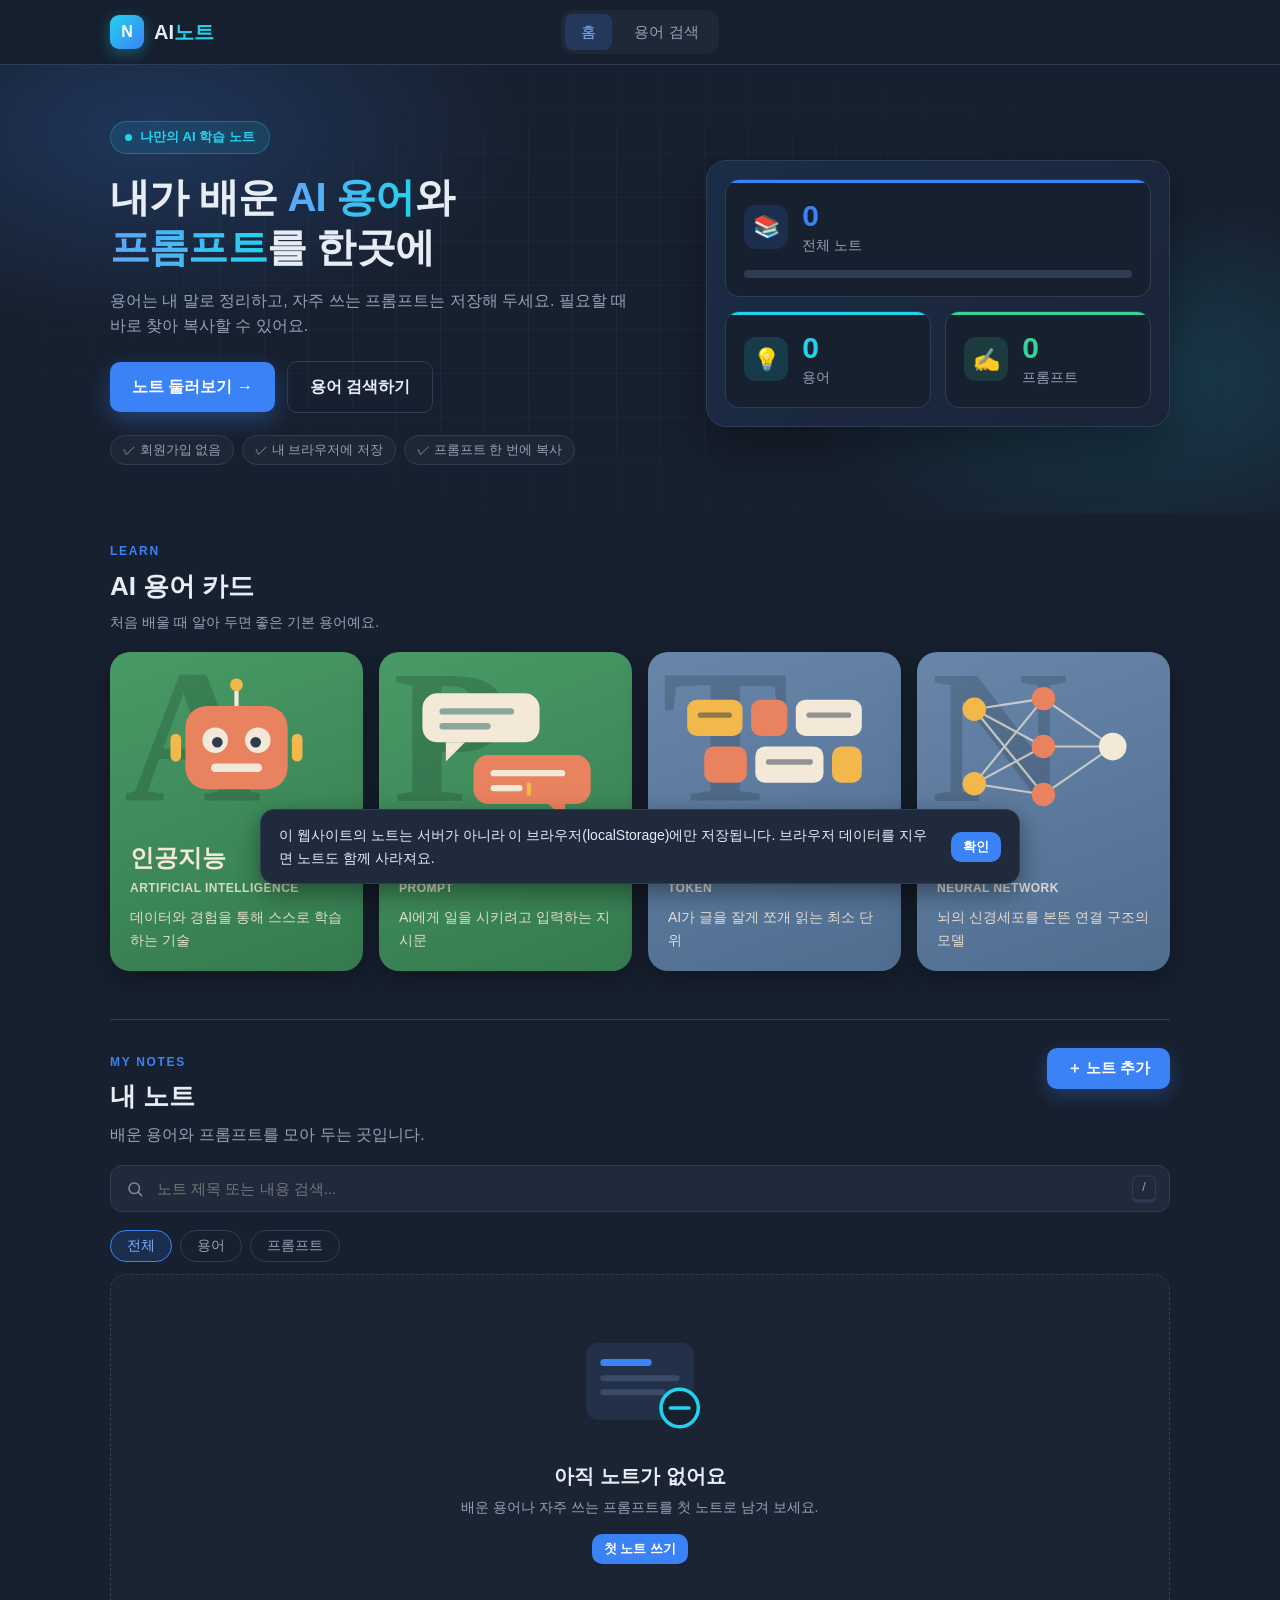
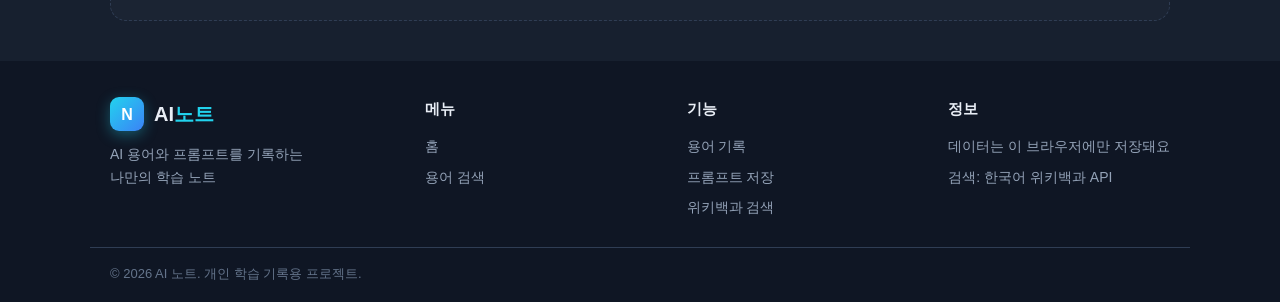
<file: 1030 과제/index.html>
<!DOCTYPE html>
<html lang="ko">
<head>
  <meta charset="UTF-8">
  <meta name="viewport" content="width=device-width, initial-scale=1.0">
  <title>AI 노트</title>
  <link rel="stylesheet" href="css/style.css">
</head>
<body>
  <!-- 상단 바: 왼쪽 로고, 가운데 메뉴 (두 페이지를 오가는 링크) -->
  <header class="topbar">
    <div class="wrap topbar-inner">
      <a href="index.html" class="brand">
        <span class="brand-icon">N</span>
        <span class="brand-name">AI<b>노트</b></span>
      </a>
      <nav class="nav">
        <a href="index.html" class="active">홈</a>
        <a href="search.html">용어 검색</a>
      </nav>
      <span class="topbar-side"></span>
    </div>
  </header>

  <!-- 히어로: 왼쪽 소개 + 검색창, 오른쪽 통계 패널 -->
  <section class="hero">
    <div class="wrap hero-inner">
      <div class="hero-text">
        <span class="eyebrow"><i></i>나만의 AI 학습 노트</span>
        <h1>내가 배운 <em>AI 용어</em>와<br><em>프롬프트</em>를 한곳에</h1>
        <p>용어는 내 말로 정리하고, 자주 쓰는 프롬프트는 저장해 두세요. 필요할 때 바로 찾아 복사할 수 있어요.</p>
        <div class="hero-actions">
          <a href="#notes" class="btn-link primary">노트 둘러보기 →</a>
          <a href="search.html" class="btn-link ghost">용어 검색하기</a>
        </div>
        <!-- 작은 안내 칩 -->
        <ul class="chips">
          <li>✓ 회원가입 없음</li>
          <li>✓ 내 브라우저에 저장</li>
          <li>✓ 프롬프트 한 번에 복사</li>
        </ul>
      </div>

      <!-- 통계 바: 노트를 추가/삭제하면 숫자가 갱신됩니다 -->
      <div class="stats-panel">
        <div class="stat total">
          <span class="stat-icon">📚</span>
          <div><strong id="stat-total">0</strong><span>전체 노트</span></div>
          <!-- 용어/프롬프트 비율을 보여 주는 막대 (notes.js가 너비를 정합니다) -->
          <div class="ratio" title="용어와 프롬프트 비율"><i id="bar-term"></i><i id="bar-prompt"></i></div>
        </div>
        <div class="stat term">
          <span class="stat-icon">💡</span>
          <div><strong id="stat-term">0</strong><span>용어</span></div>
        </div>
        <div class="stat prompt">
          <span class="stat-icon">✍️</span>
          <div><strong id="stat-prompt">0</strong><span>프롬프트</span></div>
        </div>
      </div>
    </div>
  </section>

  <!-- AI 용어 카드: 색 카드 + 큰 글자 + 일러스트(직접 그린 SVG) -->
  <section class="wrap showcase">
    <div class="section-head">
      <span class="section-tag">LEARN</span>
      <h2 class="showcase-title">AI 용어 카드</h2>
      <p>처음 배울 때 알아 두면 좋은 기본 용어예요.</p>
    </div>
    <div class="term-cards">

      <article class="term-card green">
        <span class="big-letter">A</span>
        <svg viewBox="0 0 200 140" role="img" aria-label="로봇 얼굴 일러스트">
          <line x1="100" y1="14" x2="100" y2="32" stroke="#f4e9d8" stroke-width="4"/>
          <circle cx="100" cy="12" r="6" fill="#f2b84b"/>
          <rect x="52" y="32" width="96" height="78" rx="20" fill="#e9825f"/>
          <circle cx="80" cy="64" r="12" fill="#f4e9d8"/><circle cx="120" cy="64" r="12" fill="#f4e9d8"/>
          <circle cx="82" cy="66" r="5" fill="#2d3b4f"/><circle cx="118" cy="66" r="5" fill="#2d3b4f"/>
          <rect x="76" y="86" width="48" height="8" rx="4" fill="#f4e9d8"/>
          <rect x="38" y="58" width="10" height="26" rx="5" fill="#f2b84b"/><rect x="152" y="58" width="10" height="26" rx="5" fill="#f2b84b"/>
        </svg>
        <h3>인공지능</h3>
        <p class="en">Artificial Intelligence</p>
        <p class="desc">데이터와 경험을 통해 스스로 학습하는 기술</p>
      </article>

      <article class="term-card green">
        <span class="big-letter">P</span>
        <svg viewBox="0 0 200 140" role="img" aria-label="말풍선 일러스트">
          <rect x="22" y="20" width="110" height="46" rx="14" fill="#f4e9d8"/>
          <polygon points="44,66 44,84 62,66" fill="#f4e9d8"/>
          <rect x="38" y="34" width="70" height="6" rx="3" fill="#8aa89a"/><rect x="38" y="48" width="48" height="6" rx="3" fill="#8aa89a"/>
          <rect x="70" y="78" width="110" height="46" rx="14" fill="#e9825f"/>
          <polygon points="156,124 156,138 140,124" fill="#e9825f"/>
          <rect x="86" y="92" width="70" height="6" rx="3" fill="#f4e9d8"/><rect x="86" y="106" width="30" height="6" rx="3" fill="#f4e9d8"/>
          <rect x="120" y="104" width="4" height="12" fill="#f2b84b"/>
        </svg>
        <h3>프롬프트</h3>
        <p class="en">Prompt</p>
        <p class="desc">AI에게 일을 시키려고 입력하는 지시문</p>
      </article>

      <article class="term-card blue">
        <span class="big-letter">T</span>
        <svg viewBox="0 0 200 140" role="img" aria-label="토큰 블록 일러스트">
          <rect x="18" y="26" width="52" height="34" rx="9" fill="#f2b84b"/>
          <rect x="78" y="26" width="34" height="34" rx="9" fill="#e9825f"/>
          <rect x="120" y="26" width="62" height="34" rx="9" fill="#f4e9d8"/>
          <rect x="34" y="70" width="40" height="34" rx="9" fill="#e9825f"/>
          <rect x="82" y="70" width="64" height="34" rx="9" fill="#f4e9d8"/>
          <rect x="154" y="70" width="28" height="34" rx="9" fill="#f2b84b"/>
          <rect x="28" y="38" width="32" height="5" rx="2" fill="#2d3b4f" opacity=".5"/>
          <rect x="130" y="38" width="42" height="5" rx="2" fill="#2d3b4f" opacity=".5"/>
          <rect x="92" y="82" width="44" height="5" rx="2" fill="#2d3b4f" opacity=".5"/>
        </svg>
        <h3>토큰</h3>
        <p class="en">Token</p>
        <p class="desc">AI가 글을 잘게 쪼개 읽는 최소 단위</p>
      </article>

      <article class="term-card blue">
        <span class="big-letter">N</span>
        <svg viewBox="0 0 200 140" role="img" aria-label="신경망 일러스트">
          <g stroke="#f4e9d8" stroke-width="2" opacity=".7">
            <line x1="35" y1="35" x2="100" y2="25"/><line x1="35" y1="35" x2="100" y2="70"/><line x1="35" y1="35" x2="100" y2="115"/>
            <line x1="35" y1="105" x2="100" y2="25"/><line x1="35" y1="105" x2="100" y2="70"/><line x1="35" y1="105" x2="100" y2="115"/>
            <line x1="100" y1="25" x2="165" y2="70"/><line x1="100" y1="70" x2="165" y2="70"/><line x1="100" y1="115" x2="165" y2="70"/>
          </g>
          <circle cx="35" cy="35" r="11" fill="#f2b84b"/><circle cx="35" cy="105" r="11" fill="#f2b84b"/>
          <circle cx="100" cy="25" r="11" fill="#e9825f"/><circle cx="100" cy="70" r="11" fill="#e9825f"/><circle cx="100" cy="115" r="11" fill="#e9825f"/>
          <circle cx="165" cy="70" r="13" fill="#f4e9d8"/>
        </svg>
        <h3>신경망</h3>
        <p class="en">Neural network</p>
        <p class="desc">뇌의 신경세포를 본뜬 연결 구조의 모델</p>
      </article>

    </div>
  </section>

  <main class="page-main" id="notes">
    <!-- 목록 머리말: 왼쪽 제목, 오른쪽 추가 버튼 -->
    <div class="page-head">
      <div>
        <span class="section-tag">MY NOTES</span>
        <h2>내 노트</h2>
        <p>배운 용어와 프롬프트를 모아 두는 곳입니다.</p>
      </div>
      <button type="button" id="toggle-form" class="btn">＋ 노트 추가</button>
    </div>

    <!-- 노트 추가 폼 (버튼을 누르면 펼쳐집니다) -->
    <form id="note-form" class="card" hidden>
      <label for="type">종류</label>
      <select id="type">
        <option value="용어">용어</option>
        <option value="프롬프트">프롬프트</option>
      </select>

      <!-- 종류에 따라 라벨 문구가 바뀝니다 (notes.js) -->
      <label for="title" id="title-label">용어 *</label>
      <input type="text" id="title" placeholder="예: 트랜스포머">

      <label for="content" id="content-label">내 말로 정리한 설명 *</label>
      <textarea id="content" rows="4"></textarea>

      <label for="memo">메모</label>
      <input type="text" id="memo" placeholder="참고할 점, 출처 등 (선택)">

      <p id="message" class="message"></p>
      <button type="submit" class="btn">노트 추가</button>
    </form>

    <!-- 검색창: 입력하는 즉시 아래 목록이 걸러집니다 (notes.js) -->
    <div class="searchbar">
      <svg class="searchbar-icon" viewBox="0 0 24 24" width="18" height="18" fill="none" stroke="currentColor" stroke-width="2" stroke-linecap="round"><circle cx="11" cy="11" r="7"/><line x1="16.5" y1="16.5" x2="21" y2="21"/></svg>
      <input type="search" id="note-search" placeholder="노트 제목 또는 내용 검색...">
      <kbd class="searchbar-kbd">/</kbd>
    </div>

    <!-- 필터 버튼 -->
    <div class="filters" id="filters">
      <button class="filter active" data-filter="전체">전체</button>
      <button class="filter" data-filter="용어">용어</button>
      <button class="filter" data-filter="프롬프트">프롬프트</button>
    </div>

    <!-- 노트 목록 -->
    <section id="note-list" class="note-grid"></section>
  </main>

  <!-- 푸터 -->
  <footer class="footer">
    <div class="wrap footer-inner">
      <div class="footer-brand">
        <a href="index.html" class="brand">
          <span class="brand-icon">N</span>
          <span class="brand-name">AI<b>노트</b></span>
        </a>
        <p>AI 용어와 프롬프트를 기록하는<br>나만의 학습 노트</p>
      </div>
      <div class="footer-col">
        <h4>메뉴</h4>
        <a href="index.html">홈</a>
        <a href="search.html">용어 검색</a>
      </div>
      <div class="footer-col">
        <h4>기능</h4>
        <a href="index.html">용어 기록</a>
        <a href="index.html">프롬프트 저장</a>
        <a href="search.html">위키백과 검색</a>
      </div>
      <div class="footer-col">
        <h4>정보</h4>
        <span>데이터는 이 브라우저에만 저장돼요</span>
        <span>검색: 한국어 위키백과 API</span>
      </div>
    </div>
    <p class="copyright">© 2026 AI 노트. 개인 학습 기록용 프로젝트.</p>
  </footer>

  <!-- 하단 안내 배너: 확인을 누르면 사라지고 다시 나오지 않습니다 (notes.js) -->
  <div class="notice" id="notice" hidden>
    <p>이 웹사이트의 노트는 서버가 아니라 이 브라우저(localStorage)에만 저장됩니다. 브라우저 데이터를 지우면 노트도 함께 사라져요.</p>
    <button type="button" id="notice-ok" class="btn small">확인</button>
  </div>

  <script src="js/notes.js"></script>
</body>
</html>
</file>
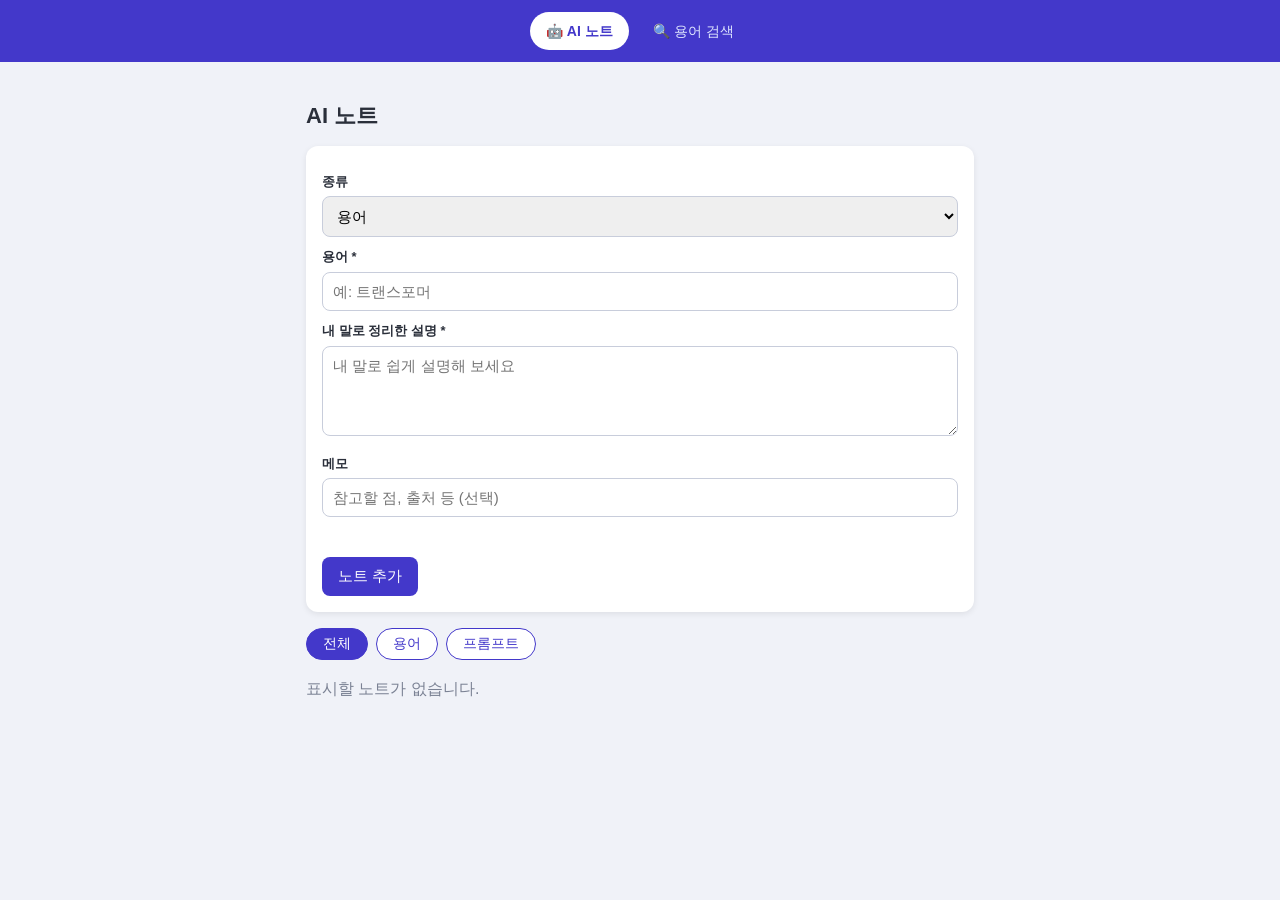
<file: 1030 과제/ai_note/index.html>
<!DOCTYPE html>
<html lang="ko">
<head>
  <meta charset="UTF-8">
  <meta name="viewport" content="width=device-width, initial-scale=1.0">
  <title>AI 노트</title>
  <link rel="stylesheet" href="css/style.css">
</head>
<body>
  <!-- 두 페이지 공통 상단 메뉴 -->
  <nav class="nav">
    <a href="index.html" class="active">🤖 AI 노트</a>
    <a href="search.html">🔍 용어 검색</a>
  </nav>

  <main class="container">
    <h1>AI 노트</h1>

    <!-- 노트 추가 폼 -->
    <form id="note-form" class="card">
      <label for="type">종류</label>
      <select id="type">
        <option value="용어">용어</option>
        <option value="프롬프트">프롬프트</option>
      </select>

      <!-- 종류에 따라 라벨 문구가 바뀝니다 (notes.js) -->
      <label for="title" id="title-label">용어 *</label>
      <input type="text" id="title" placeholder="예: 트랜스포머">

      <label for="content" id="content-label">내 말로 정리한 설명 *</label>
      <textarea id="content" rows="4"></textarea>

      <label for="memo">메모</label>
      <input type="text" id="memo" placeholder="참고할 점, 출처 등 (선택)">

      <p id="message" class="message"></p>
      <button type="submit" class="btn">노트 추가</button>
    </form>

    <!-- 필터 버튼 -->
    <div class="filters" id="filters">
      <button class="filter active" data-filter="전체">전체</button>
      <button class="filter" data-filter="용어">용어</button>
      <button class="filter" data-filter="프롬프트">프롬프트</button>
    </div>

    <!-- 노트 목록 -->
    <section id="note-list"></section>
  </main>

  <script src="js/notes.js"></script>
</body>
</html>
</file>
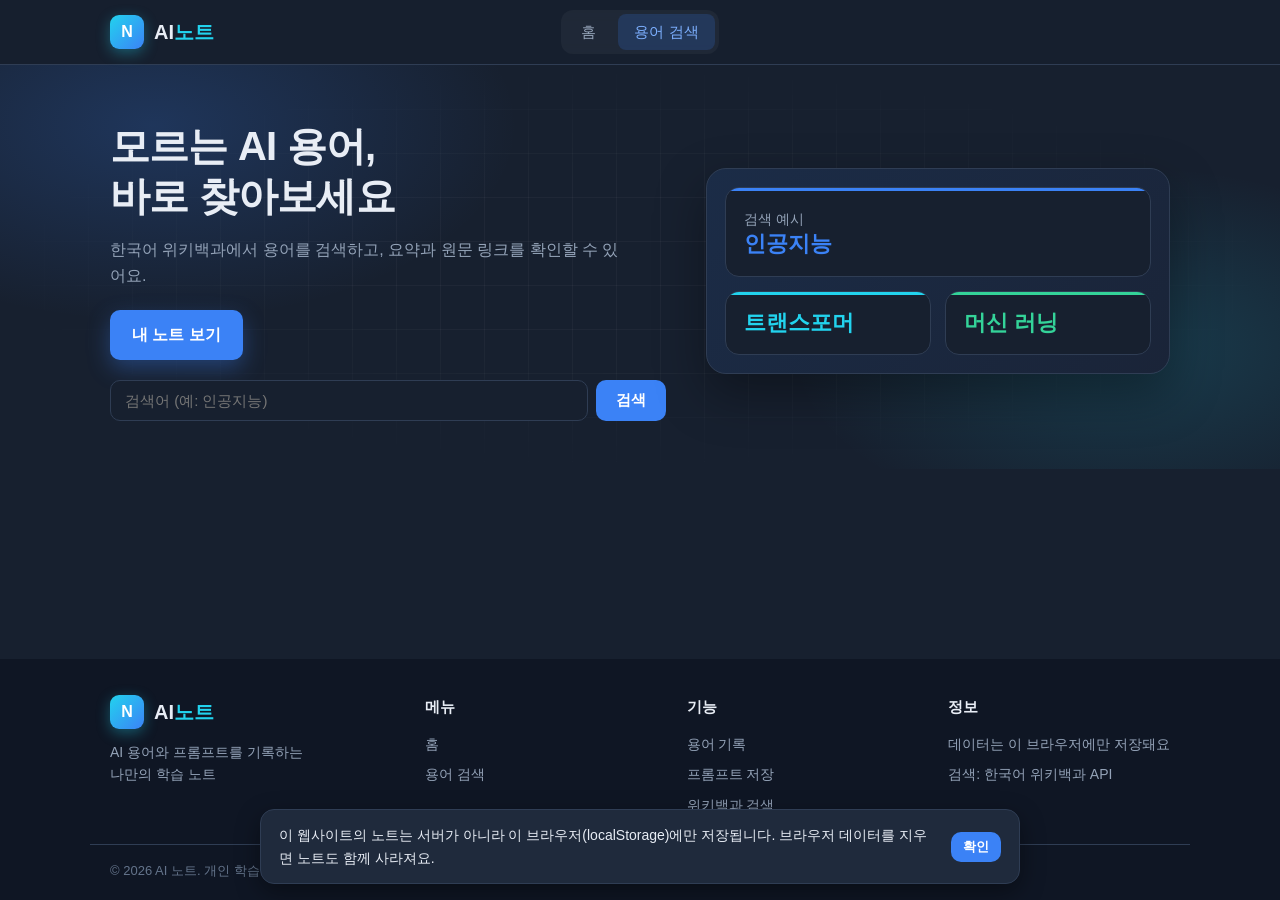
<file: 1030 과제/search.html>
<!DOCTYPE html>
<html lang="ko">
<head>
  <meta charset="UTF-8">
  <meta name="viewport" content="width=device-width, initial-scale=1.0">
  <title>용어 검색 · AI 노트</title>
  <link rel="stylesheet" href="css/style.css">
</head>
<body>
  <header class="topbar">
    <div class="wrap topbar-inner">
      <a href="index.html" class="brand">
        <span class="brand-icon">N</span>
        <span class="brand-name">AI<b>노트</b></span>
      </a>
      <nav class="nav">
        <a href="index.html">홈</a>
        <a href="search.html" class="active">용어 검색</a>
      </nav>
      <span class="topbar-side"></span>
    </div>
  </header>

  <section class="hero">
    <div class="wrap hero-inner">
      <div class="hero-text">
        <h1>모르는 AI 용어,<br>바로 찾아보세요</h1>
        <p>한국어 위키백과에서 용어를 검색하고, 요약과 원문 링크를 확인할 수 있어요.</p>
        <div class="hero-actions">
          <a href="index.html" class="btn-link primary">내 노트 보기</a>
        </div>
        <form id="search-form" class="row">
          <input type="text" id="query" placeholder="검색어 (예: 인공지능)">
          <button type="submit" class="btn">검색</button>
        </form>
      </div>

      <div class="stats-panel tips">
        <div class="stat total"><span>검색 예시</span><strong>인공지능</strong></div>
        <div class="stat term"><strong>트랜스포머</strong></div>
        <div class="stat prompt"><strong>머신 러닝</strong></div>
      </div>
    </div>
  </section>

  <main class="page-main narrow">
    <p id="search-message" class="message"></p>

    <!-- 검색 결과 목록 -->
    <section id="results"></section>

    <!-- 선택한 문서의 상세 내용 -->
    <section id="detail"></section>
  </main>

  <footer class="footer">
    <div class="wrap footer-inner">
      <div class="footer-brand">
        <a href="index.html" class="brand">
          <span class="brand-icon">N</span>
          <span class="brand-name">AI<b>노트</b></span>
        </a>
        <p>AI 용어와 프롬프트를 기록하는<br>나만의 학습 노트</p>
      </div>
      <div class="footer-col">
        <h4>메뉴</h4>
        <a href="index.html">홈</a>
        <a href="search.html">용어 검색</a>
      </div>
      <div class="footer-col">
        <h4>기능</h4>
        <a href="index.html">용어 기록</a>
        <a href="index.html">프롬프트 저장</a>
        <a href="search.html">위키백과 검색</a>
      </div>
      <div class="footer-col">
        <h4>정보</h4>
        <span>데이터는 이 브라우저에만 저장돼요</span>
        <span>검색: 한국어 위키백과 API</span>
      </div>
    </div>
    <p class="copyright">© 2026 AI 노트. 개인 학습 기록용 프로젝트.</p>
  </footer>

  <div class="notice" id="notice" hidden>
    <p>이 웹사이트의 노트는 서버가 아니라 이 브라우저(localStorage)에만 저장됩니다. 브라우저 데이터를 지우면 노트도 함께 사라져요.</p>
    <button type="button" id="notice-ok" class="btn small">확인</button>
  </div>

  <script src="js/search.js"></script>
</body>
</html>
</file>
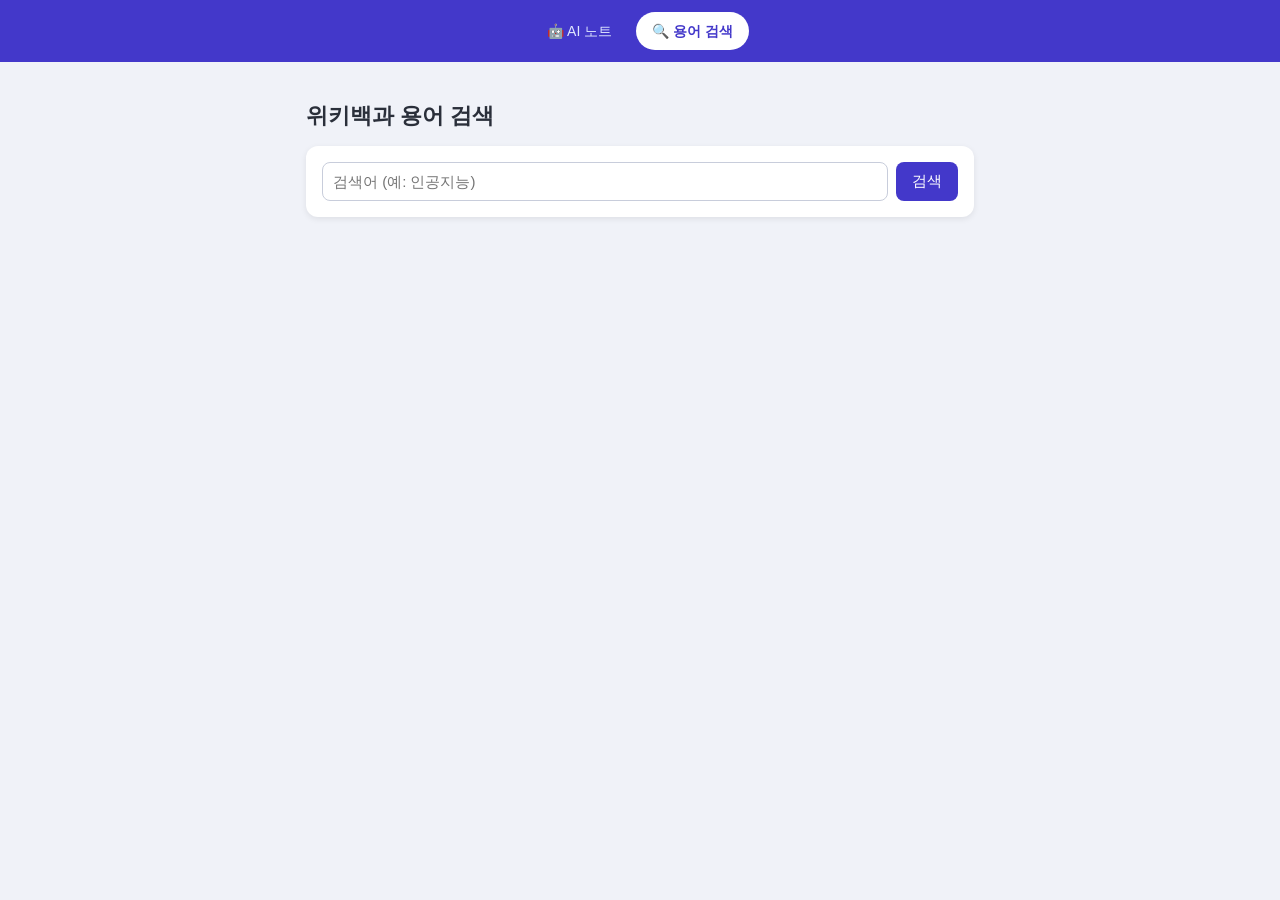
<file: 1030 과제/ai_note/search.html>
<!DOCTYPE html>
<html lang="ko">
<head>
  <meta charset="UTF-8">
  <meta name="viewport" content="width=device-width, initial-scale=1.0">
  <title>용어 검색</title>
  <link rel="stylesheet" href="css/style.css">
</head>
<body>
  <nav class="nav">
    <a href="index.html">🤖 AI 노트</a>
    <a href="search.html" class="active">🔍 용어 검색</a>
  </nav>

  <main class="container">
    <h1>위키백과 용어 검색</h1>

    <form id="search-form" class="card row">
      <input type="text" id="query" placeholder="검색어 (예: 인공지능)">
      <button type="submit" class="btn">검색</button>
    </form>

    <p id="search-message" class="message"></p>

    <!-- 검색 결과 목록 -->
    <section id="results"></section>

    <!-- 선택한 문서의 상세 내용 -->
    <section id="detail"></section>
  </main>

  <script src="js/search.js"></script>
</body>
</html>
</file>
<file: 1030 과제/css/style.css>
/* ===== 색상 변수: 여기만 바꾸면 전체 분위기가 바뀝니다 ===== */
:root {
  --bg: #17202f;          /* 페이지 배경 (짙은 남색) */
  --bg-deep: #0f1624;     /* 더 어두운 영역 (푸터 등) */
  --card: #1f2a3c;        /* 카드 배경 */
  --line: #2f3d54;        /* 테두리 */
  --text: #e8edf5;        /* 기본 글자 */
  --muted: #94a3b8;       /* 보조 글자 */
  --blue: #3b82f6;        /* 주요 버튼/포인트 */
  --cyan: #22d3ee;
  --green: #34d399;
  --amber: #fbbf24;
}

* { box-sizing: border-box; }

body {
  margin: 0;
  min-height: 100vh;
  display: flex;
  flex-direction: column;
  font-family: "Malgun Gothic", "Apple SD Gothic Neo", sans-serif;
  background: var(--bg);
  color: var(--text);
  line-height: 1.6;
}

/* 넓은 영역을 가운데 정렬하는 공통 틀 */
.wrap { width: 100%; max-width: 1100px; margin: 0 auto; padding: 0 20px; }

/* ===== 상단 바 ===== */
.topbar { background: var(--bg); border-bottom: 1px solid var(--line); }
.topbar-inner {
  display: grid;
  grid-template-columns: 1fr auto 1fr; /* 로고 | 메뉴(가운데) | 빈 칸 */
  align-items: center;
  height: 64px;
}
.brand { display: flex; align-items: center; gap: 10px; text-decoration: none; color: var(--text); }
.brand-icon {
  width: 34px; height: 34px;
  display: grid; place-items: center;
  border-radius: 9px;
  background: linear-gradient(135deg, var(--cyan), var(--blue));
  color: #fff; font-weight: bold;
}
.brand-name { font-size: 20px; font-weight: 800; }
.brand-name b { color: var(--cyan); }

.nav { display: flex; gap: 6px; }
.nav a {
  color: var(--muted);
  text-decoration: none;
  padding: 8px 16px;
  border-radius: 8px;
  font-size: 15px;
}
.nav a:hover { color: var(--text); }
.nav a.active { background: rgba(59, 130, 246, 0.18); color: #7db0ff; }

/* ===== 히어로: 왼쪽 글, 오른쪽 통계 패널 ===== */
.hero { padding: 56px 0 48px; }
.hero-inner { display: grid; grid-template-columns: 1.2fr 1fr; gap: 40px; align-items: center; }
.hero-text h1 { font-size: 40px; line-height: 1.25; margin: 0 0 16px; }
.hero-text p { color: var(--muted); font-size: 16px; margin: 0 0 22px; max-width: 520px; }

.stats-panel {
  display: grid;
  grid-template-columns: 1fr 1fr;
  gap: 14px;
  padding: 18px;
  border-radius: 20px;
  background: linear-gradient(135deg, #1b2c47, #1a2438);
  border: 1px solid var(--line);
}
.stat {
  background: var(--bg);
  border: 1px solid var(--line);
  border-radius: 14px;
  padding: 18px;
}
.stat.total { grid-column: 1 / -1; } /* 첫 카드는 두 칸 차지 */
.stat strong { display: block; font-size: 32px; line-height: 1.2; }
.stat span { font-size: 14px; color: var(--muted); }
.stat.total strong { color: var(--blue); }
.stat.term strong { color: var(--cyan); }
.stat.prompt strong { color: var(--green); }
/* 검색 페이지의 예시 카드는 글자를 조금 작게 */
.tips .stat strong { font-size: 22px; }

/* ===== 본문 ===== */
.page-main { flex: 1; width: 100%; max-width: 1100px; margin: 0 auto; padding: 8px 20px 40px; }
.page-main.narrow { max-width: 760px; }

/* hidden 속성이 다른 display 설정에 지지 않도록 */
[hidden] { display: none !important; }

/* 목록 머리말: 왼쪽 제목, 오른쪽 버튼 */
.page-head { display: flex; justify-content: space-between; align-items: flex-start; gap: 16px; margin-bottom: 18px; }
.page-head h2 { margin: 0; font-size: 28px; }
.page-head p { margin: 4px 0 0; color: var(--muted); }
.page-head .btn { margin-top: 0; }

/* 아이콘이 있는 전체 너비 검색창 */
.searchbar { position: relative; margin-bottom: 14px; }
.searchbar-icon { position: absolute; left: 16px; top: 50%; transform: translateY(-50%); font-size: 14px; opacity: 0.7; }
.searchbar input { padding: 14px 16px 14px 44px; background: var(--card); border-color: transparent; }

/* 노트 카드를 화면 너비에 맞춰 여러 칸으로 */
.note-grid { display: grid; grid-template-columns: repeat(auto-fill, minmax(320px, 1fr)); gap: 14px; align-items: start; }
.note-grid .card { margin-bottom: 0; }
.note-grid .empty { grid-column: 1 / -1; }

/* 노트가 없을 때 보여 주는 안내 화면 */
.empty { text-align: center; padding: 56px 16px; color: var(--muted); }
.empty-icon { font-size: 52px; opacity: 0.5; }
.empty h3 { margin: 12px 0 4px; color: var(--text); font-size: 20px; }
.empty p { margin: 0; font-size: 14px; }

/* ===== 카드 ===== */
.card {
  background: var(--card);
  border: 1px solid var(--line);
  border-radius: 14px;
  padding: 18px;
  margin-bottom: 12px;
}
.card.clickable { cursor: pointer; transition: border-color 0.15s; }
.card.clickable:hover { border-color: var(--blue); }

/* ===== 폼 ===== */
label { display: block; font-size: 13px; font-weight: bold; color: var(--muted); margin: 10px 0 4px; }
input[type="text"], input[type="search"], select, textarea {
  width: 100%;
  padding: 11px 14px;
  background: var(--bg);
  color: var(--text);
  border: 1px solid var(--line);
  border-radius: 10px;
  font-size: 15px;
  font-family: inherit;
}
input:focus, select:focus, textarea:focus { outline: none; border-color: var(--blue); }
textarea { resize: vertical; }
.row { display: flex; gap: 8px; }

.btn {
  background: var(--blue);
  color: #fff;
  font-weight: bold;
  border: none;
  border-radius: 10px;
  padding: 11px 20px;
  font-size: 15px;
  cursor: pointer;
  margin-top: 12px;
  white-space: nowrap;
}
.btn:hover { background: #2f6fdb; }
.row .btn { margin-top: 0; }
.btn.small { padding: 6px 12px; font-size: 13px; margin-top: 0; }
.btn.gray { background: #475569; }
.btn.red { background: #ef4444; }
.btn.green { background: #10b981; }

.message { color: #fca5a5; font-size: 14px; min-height: 20px; margin: 8px 0 0; }
.hint { color: var(--muted); }

/* ===== 필터 ===== */
.filters { display: flex; gap: 8px; margin: 18px 0 12px; flex-wrap: wrap; }
.filter {
  border: 1px solid var(--line);
  background: transparent;
  color: var(--muted);
  border-radius: 20px;
  padding: 6px 16px;
  cursor: pointer;
  font-size: 14px;
}
.filter.active { border-color: var(--blue); color: #7db0ff; background: rgba(59, 130, 246, 0.15); }

/* ===== 노트 카드 ===== */
.note h3 { margin: 6px 0 4px; font-size: 17px; }
.badge {
  display: inline-block;
  font-size: 12px;
  padding: 2px 10px;
  border-radius: 10px;
  background: rgba(34, 211, 238, 0.15);
  color: var(--cyan);
}
.badge.prompt { background: rgba(52, 211, 153, 0.15); color: var(--green); }
.note .content { white-space: pre-wrap; margin: 6px 0; word-break: break-word; }
.note .memo { color: var(--muted); font-size: 13px; margin: 0 0 4px; }
.note .date { color: #64748b; font-size: 12px; margin: 0 0 10px; }
.actions { display: flex; gap: 6px; flex-wrap: wrap; }

/* ===== 검색 결과 ===== */
.result h3 { margin: 0 0 4px; font-size: 17px; color: #7db0ff; }
.result p { margin: 0; color: var(--muted); font-size: 14px; }
.detail h2 { margin-top: 0; }
.detail img { max-width: 100%; max-height: 300px; border-radius: 10px; display: block; margin-bottom: 12px; }
.detail .extract { white-space: pre-wrap; }
.detail a { color: #7db0ff; font-weight: bold; }

/* ===== 푸터 ===== */
.footer { background: var(--bg-deep); padding: 36px 0 18px; }
.footer-inner { display: flex; justify-content: space-between; gap: 32px; flex-wrap: wrap; }
.footer-brand p { color: var(--muted); font-size: 14px; margin: 12px 0 0; }
.footer-col { min-width: 140px; }
.footer-col h4 { margin: 0 0 10px; font-size: 15px; }
.footer-col a { display: block; color: var(--muted); text-decoration: none; font-size: 14px; padding: 4px 0; }
.footer-col a:hover { color: var(--text); }
.copyright {
  max-width: 1100px;
  margin: 24px auto 0;
  padding: 16px 20px 0;
  border-top: 1px solid var(--line);
  color: #64748b;
  font-size: 13px;
}

/* ===== 모바일: 한 줄로 쌓기 ===== */
@media (max-width: 800px) {
  .hero { padding: 32px 0 28px; }
  .hero-inner { grid-template-columns: 1fr; gap: 24px; }
  .hero-text h1 { font-size: 28px; }
  .topbar-inner { grid-template-columns: 1fr auto; }
  .topbar-side { display: none; }
}
@media (max-width: 480px) {
  .brand-name { font-size: 18px; }
  .nav a { padding: 8px 10px; }
  .stat strong { font-size: 26px; }
}

/* ===== 히어로 버튼 ===== */
.hero-actions { display: flex; gap: 12px; align-items: center; margin-top: 4px; flex-wrap: wrap; }
.btn-link {
  display: inline-block;
  padding: 12px 22px;
  border-radius: 10px;
  color: var(--text);
  text-decoration: none;
  font-weight: bold;
}
.btn-link:hover { background: rgba(255, 255, 255, 0.06); }
.btn-link.primary { background: var(--blue); color: #fff; }
.btn-link.primary:hover { background: #2f6fdb; }
.footer-col span { display: block; color: var(--muted); font-size: 14px; padding: 4px 0; }

/* ===== 하단 안내 배너 ===== */
.notice {
  position: fixed;
  left: 50%;
  bottom: 16px;
  transform: translateX(-50%);
  width: calc(100% - 32px);
  max-width: 760px;
  display: flex;
  align-items: center;
  gap: 16px;
  padding: 14px 18px;
  background: var(--card);
  border: 1px solid var(--line);
  border-radius: 14px;
  box-shadow: 0 8px 24px rgba(0, 0, 0, 0.4);
  z-index: 10;
}
.notice p { margin: 0; font-size: 14px; flex: 1; }
.notice .btn { margin-top: 0; }

/* ===== AI 용어 카드 (색 카드 + 큰 글자 + 일러스트) ===== */
.showcase { padding-bottom: 20px; }
.showcase-title { font-size: 22px; margin: 0 0 14px; }
.term-cards { display: grid; grid-template-columns: repeat(auto-fit, minmax(200px, 1fr)); gap: 16px; }
.term-card {
  position: relative;
  overflow: hidden;       /* 큰 글자가 카드 밖으로 나가지 않게 */
  border-radius: 20px;
  padding: 20px;
  color: #f4e9d8;
  min-height: 340px;
  display: flex;
  flex-direction: column;
  justify-content: flex-end;
}
.term-card.green { background: #3f8a5a; }
.term-card.blue { background: #5b7a9d; }
/* 카드 뒤에 깔리는 큰 알파벳 */
.big-letter {
  position: absolute;
  top: -10px;
  left: 14px;
  font-family: Georgia, serif;
  font-size: 190px;
  font-weight: bold;
  line-height: 1;
  color: rgba(0, 0, 0, 0.15);
}
.term-card svg { position: relative; width: 100%; height: auto; margin-bottom: 18px; }
.term-card h3 { position: relative; margin: 0; font-size: 24px; }
.term-card .en { position: relative; margin: 2px 0 8px; font-weight: bold; font-size: 14px; }
.term-card .desc { position: relative; margin: 0; font-size: 14px; opacity: 0.9; }

/* =====================================================
   디테일 다듬기 (1페이지 중심)
   ===================================================== */

/* ----- 상단 바: 스크롤해도 위에 고정 + 살짝 흐린 유리 느낌 ----- */
.topbar {
  position: sticky;
  top: 0;
  z-index: 20;
  background: rgba(23, 32, 47, 0.8);
  backdrop-filter: blur(10px);
}
.brand-icon { box-shadow: 0 4px 14px rgba(34, 211, 238, 0.35); }
.nav { background: rgba(255, 255, 255, 0.04); padding: 4px; border-radius: 12px; }
.nav a { padding: 6px 16px; }

/* ----- 히어로: 은은한 빛 번짐 + 격자 무늬 배경 ----- */
.hero { position: relative; overflow: hidden; }
.hero::before {
  content: "";
  position: absolute;
  inset: 0;
  background:
    radial-gradient(520px 280px at 12% 15%, rgba(59, 130, 246, 0.22), transparent 70%),
    radial-gradient(480px 260px at 88% 70%, rgba(34, 211, 238, 0.16), transparent 70%);
  pointer-events: none;
}
.hero::after {
  content: "";
  position: absolute;
  inset: 0;
  background-image:
    linear-gradient(rgba(255, 255, 255, 0.035) 1px, transparent 1px),
    linear-gradient(90deg, rgba(255, 255, 255, 0.035) 1px, transparent 1px);
  background-size: 44px 44px;
  /* 가장자리로 갈수록 격자가 옅어지도록 */
  -webkit-mask-image: radial-gradient(ellipse at center, #000 30%, transparent 75%);
  mask-image: radial-gradient(ellipse at center, #000 30%, transparent 75%);
  pointer-events: none;
}
.hero-inner { position: relative; z-index: 1; }

.eyebrow {
  display: inline-flex;
  align-items: center;
  gap: 8px;
  padding: 5px 14px;
  margin-bottom: 18px;
  font-size: 13px;
  font-weight: bold;
  color: var(--cyan);
  background: rgba(34, 211, 238, 0.1);
  border: 1px solid rgba(34, 211, 238, 0.3);
  border-radius: 999px;
}
.eyebrow i {
  width: 7px; height: 7px;
  border-radius: 50%;
  background: var(--cyan);
  box-shadow: 0 0 0 0 rgba(34, 211, 238, 0.7);
  animation: pulse 2s infinite;
}
@keyframes pulse {
  70% { box-shadow: 0 0 0 8px rgba(34, 211, 238, 0); }
  100% { box-shadow: 0 0 0 0 rgba(34, 211, 238, 0); }
}

.hero-text h1 { letter-spacing: -0.02em; }
.hero-text h1 em {
  font-style: normal;
  background: linear-gradient(90deg, #60a5fa, var(--cyan));
  -webkit-background-clip: text;
  background-clip: text;
  color: transparent;
}

/* 히어로 버튼 */
.btn-link.primary { box-shadow: 0 8px 22px rgba(59, 130, 246, 0.35); transition: transform 0.15s, box-shadow 0.15s; }
.btn-link.primary:hover { transform: translateY(-2px); box-shadow: 0 12px 26px rgba(59, 130, 246, 0.45); }
.btn-link.ghost { border: 1px solid var(--line); }
.btn-link.ghost:hover { border-color: #5a6c88; }

/* 안내 칩 */
.chips { list-style: none; display: flex; flex-wrap: wrap; gap: 8px; padding: 0; margin: 22px 0 0; }
.chips li {
  font-size: 13px;
  color: var(--muted);
  padding: 4px 12px;
  border: 1px solid var(--line);
  border-radius: 999px;
  background: rgba(255, 255, 255, 0.03);
}

/* ----- 통계 패널: 아이콘 + 숫자 + 비율 막대 ----- */
.stats-panel { box-shadow: 0 20px 50px rgba(0, 0, 0, 0.35); backdrop-filter: blur(6px); }
.stat {
  display: flex;
  flex-wrap: wrap;
  align-items: center;
  gap: 14px;
  position: relative;
  overflow: hidden;
  transition: transform 0.2s, border-color 0.2s;
}
.stat:hover { transform: translateY(-3px); border-color: #4a5d7c; }
.stat::before { /* 카드 윗부분의 얇은 색 띠 */
  content: "";
  position: absolute;
  top: 0; left: 0; right: 0;
  height: 3px;
  background: var(--blue);
}
.stat.term::before { background: var(--cyan); }
.stat.prompt::before { background: var(--green); }
.stat .stat-icon {
  width: 44px; height: 44px;
  display: grid; place-items: center;
  font-size: 22px;
  border-radius: 12px;
  background: rgba(59, 130, 246, 0.15);
  color: inherit;
}
.stat.term .stat-icon { background: rgba(34, 211, 238, 0.15); }
.stat.prompt .stat-icon { background: rgba(52, 211, 153, 0.15); }
.stat strong { font-size: 30px; }
.stat > div:not(.ratio) span { display: block; }

/* 용어(청록) / 프롬프트(초록) 비율 막대 */
.ratio { flex-basis: 100%; height: 8px; display: flex; border-radius: 999px; overflow: hidden; background: var(--line); }
.ratio i { display: block; height: 100%; width: 0; transition: width 0.5s ease; }
#bar-term { background: var(--cyan); }
#bar-prompt { background: var(--green); }

/* ----- 섹션 머리말 ----- */
.section-head { margin-bottom: 18px; }
.section-tag {
  display: inline-block;
  font-size: 12px;
  font-weight: bold;
  letter-spacing: 0.14em;
  color: var(--blue);
  margin-bottom: 4px;
}
.section-head p { margin: 4px 0 0; color: var(--muted); font-size: 14px; }
.showcase { padding-top: 24px; }
.showcase-title { margin: 0; font-size: 26px; }

/* ----- 용어 카드: 마우스를 올리면 살짝 떠오름 ----- */
.term-card {
  min-height: 310px;
  box-shadow: 0 10px 26px rgba(0, 0, 0, 0.3);
  transition: transform 0.25s ease, box-shadow 0.25s ease;
}
.term-card:hover { transform: translateY(-6px) rotate(-0.6deg); box-shadow: 0 18px 36px rgba(0, 0, 0, 0.42); }
.term-card svg { transition: transform 0.3s ease; }
.term-card:hover svg { transform: scale(1.06); }
.term-card.green { background: linear-gradient(160deg, #489a66, #357a4f); }
.term-card.blue { background: linear-gradient(160deg, #6786aa, #4f6d8f); }
.term-card .en { font-size: 12px; letter-spacing: 0.04em; text-transform: uppercase; opacity: 0.85; }

/* ----- 노트 머리말 / 검색창 ----- */
.page-main { padding-top: 28px; }
.page-head { padding-top: 28px; border-top: 1px solid var(--line); }
.page-head h2 { font-size: 26px; }
.page-head .btn { box-shadow: 0 6px 18px rgba(59, 130, 246, 0.3); }

.searchbar { color: var(--muted); }
.searchbar-icon { position: absolute; left: 16px; top: 50%; transform: translateY(-50%); pointer-events: none; opacity: 0.8; }
.searchbar input[type="search"] {
  padding: 14px 48px 14px 46px;
  background: var(--card);
  border: 1px solid var(--line);
  border-radius: 12px;
}
.searchbar input[type="search"]:focus { border-color: var(--blue); box-shadow: 0 0 0 4px rgba(59, 130, 246, 0.18); }
.searchbar-kbd {
  position: absolute;
  right: 14px; top: 50%;
  transform: translateY(-50%);
  min-width: 24px;
  text-align: center;
  font-family: inherit;
  font-size: 12px;
  color: var(--muted);
  padding: 2px 8px;
  border: 1px solid var(--line);
  border-bottom-width: 3px;
  border-radius: 6px;
}
/* 노트 추가 폼이 펼쳐질 때 */
#note-form { border-left: 4px solid var(--blue); animation: slideDown 0.25s ease; }
@keyframes slideDown { from { opacity: 0; transform: translateY(-8px); } to { opacity: 1; transform: none; } }

/* ----- 필터 알약 ----- */
.filter { transition: all 0.15s; }
.filter:hover { color: var(--text); border-color: #5a6c88; }

/* ----- 노트 카드: 종류별 왼쪽 띠 + 호버 효과 ----- */
.note { position: relative; border-left: 4px solid var(--line); transition: transform 0.2s, box-shadow 0.2s, border-color 0.2s; }
.note.is-term { border-left-color: var(--cyan); }
.note.is-prompt { border-left-color: var(--green); }
.note:hover { transform: translateY(-3px); box-shadow: 0 12px 26px rgba(0, 0, 0, 0.3); }
.note h3 { font-size: 18px; margin: 8px 0 6px; }
.note .content { color: #cbd5e1; }
.note .date { padding-top: 8px; border-top: 1px dashed var(--line); margin-top: 10px; }

/* ----- 빈 화면 ----- */
.empty { border: 1px dashed var(--line); border-radius: 16px; background: rgba(255, 255, 255, 0.02); }
.empty-art { width: 140px; height: auto; margin-bottom: 4px; }
.empty .btn { margin-top: 16px; }

/* ----- 페이지가 열릴 때 부드럽게 나타나기 ----- */
.hero-text, .stats-panel { animation: fadeUp 0.6s ease both; }
.stats-panel { animation-delay: 0.12s; }
.term-card { animation: fadeUp 0.6s ease both; }
.term-card:nth-child(2) { animation-delay: 0.08s; }
.term-card:nth-child(3) { animation-delay: 0.16s; }
.term-card:nth-child(4) { animation-delay: 0.24s; }
@keyframes fadeUp { from { opacity: 0; transform: translateY(16px); } to { opacity: 1; transform: none; } }

/* 움직임을 줄이도록 설정한 사용자는 애니메이션 끄기 */
@media (prefers-reduced-motion: reduce) {
  * { animation: none !important; transition: none !important; }
}

/* ----- 모바일 보정 ----- */
@media (max-width: 800px) {
  .page-head { flex-wrap: wrap; }
}

/* 검색 페이지의 예시 카드는 세로 배치 유지 */
.tips .stat { display: block; }

/* 히어로 버튼과 그 아래 검색 폼 사이 간격 */
.hero-actions + .row { margin-top: 20px; }
</file>
<file: 1030 과제/ai_note/css/style.css>
/* ===== 공통 ===== */
* { box-sizing: border-box; }

body {
  margin: 0;
  font-family: "Malgun Gothic", "Apple SD Gothic Neo", sans-serif;
  background: #f0f2f8;
  color: #2a2f3a;
  line-height: 1.6;
}

/* ===== 상단 메뉴 ===== */
.nav {
  display: flex;
  justify-content: center;
  gap: 8px;
  padding: 12px;
  background: #4338ca;
}
.nav a {
  color: #e0e7ff;
  text-decoration: none;
  padding: 8px 16px;
  border-radius: 20px;
  font-size: 14px;
}
.nav a.active { background: #fff; color: #4338ca; font-weight: bold; }

.container { max-width: 700px; margin: 0 auto; padding: 16px; }
h1 { font-size: 22px; margin: 20px 0 12px; }

/* ===== 카드 ===== */
.card {
  background: #fff;
  border-radius: 12px;
  padding: 16px;
  margin-bottom: 12px;
  box-shadow: 0 2px 6px rgba(0, 0, 0, 0.08);
}
.card.clickable { cursor: pointer; }
.card.clickable:hover { box-shadow: 0 3px 10px rgba(67, 56, 202, 0.25); }

/* ===== 폼 ===== */
label { display: block; font-size: 13px; font-weight: bold; margin: 10px 0 4px; }
input[type="text"], select, textarea {
  width: 100%;
  padding: 10px;
  border: 1px solid #c8cddb;
  border-radius: 8px;
  font-size: 15px;
  font-family: inherit;
}
textarea { resize: vertical; }
.row { display: flex; gap: 8px; }

.btn {
  background: #4338ca;
  color: #fff;
  border: none;
  border-radius: 8px;
  padding: 10px 16px;
  font-size: 15px;
  cursor: pointer;
  margin-top: 12px;
  white-space: nowrap;
}
.btn:hover { background: #3730a3; }
.row .btn { margin-top: 0; }
.btn.small { padding: 6px 12px; font-size: 13px; margin-top: 0; }
.btn.gray { background: #8b92a5; }
.btn.red { background: #c0392b; }
.btn.green { background: #15803d; }

.message { color: #c0392b; font-size: 14px; min-height: 20px; margin: 8px 0 0; }
.hint { color: #7b8294; }

/* ===== 필터 ===== */
.filters { display: flex; gap: 8px; margin: 16px 0 12px; }
.filter {
  border: 1px solid #4338ca;
  background: #fff;
  color: #4338ca;
  border-radius: 20px;
  padding: 6px 16px;
  cursor: pointer;
  font-size: 14px;
}
.filter.active { background: #4338ca; color: #fff; }

/* ===== 노트 카드 ===== */
.note h3 { margin: 4px 0; font-size: 17px; }
.badge {
  display: inline-block;
  font-size: 12px;
  padding: 2px 10px;
  border-radius: 10px;
  background: #e0e7ff;
  color: #4338ca;
}
.badge.prompt { background: #dcfce7; color: #15803d; }
.note .content { white-space: pre-wrap; margin: 6px 0; word-break: break-word; }
.note .memo { color: #7b8294; font-size: 13px; margin: 0 0 4px; }
.note .date { color: #9aa0b0; font-size: 12px; margin: 0 0 10px; }
.actions { display: flex; gap: 6px; flex-wrap: wrap; }

/* ===== 검색 ===== */
.result h3 { margin: 0 0 4px; font-size: 17px; }
.result p { margin: 0; color: #555d70; font-size: 14px; }
.detail h2 { margin-top: 0; }
.detail img { max-width: 100%; max-height: 300px; border-radius: 8px; display: block; margin-bottom: 12px; }
.detail .extract { white-space: pre-wrap; }
.detail a { color: #4338ca; font-weight: bold; }

@media (max-width: 480px) {
  h1 { font-size: 20px; }
}
</file>
